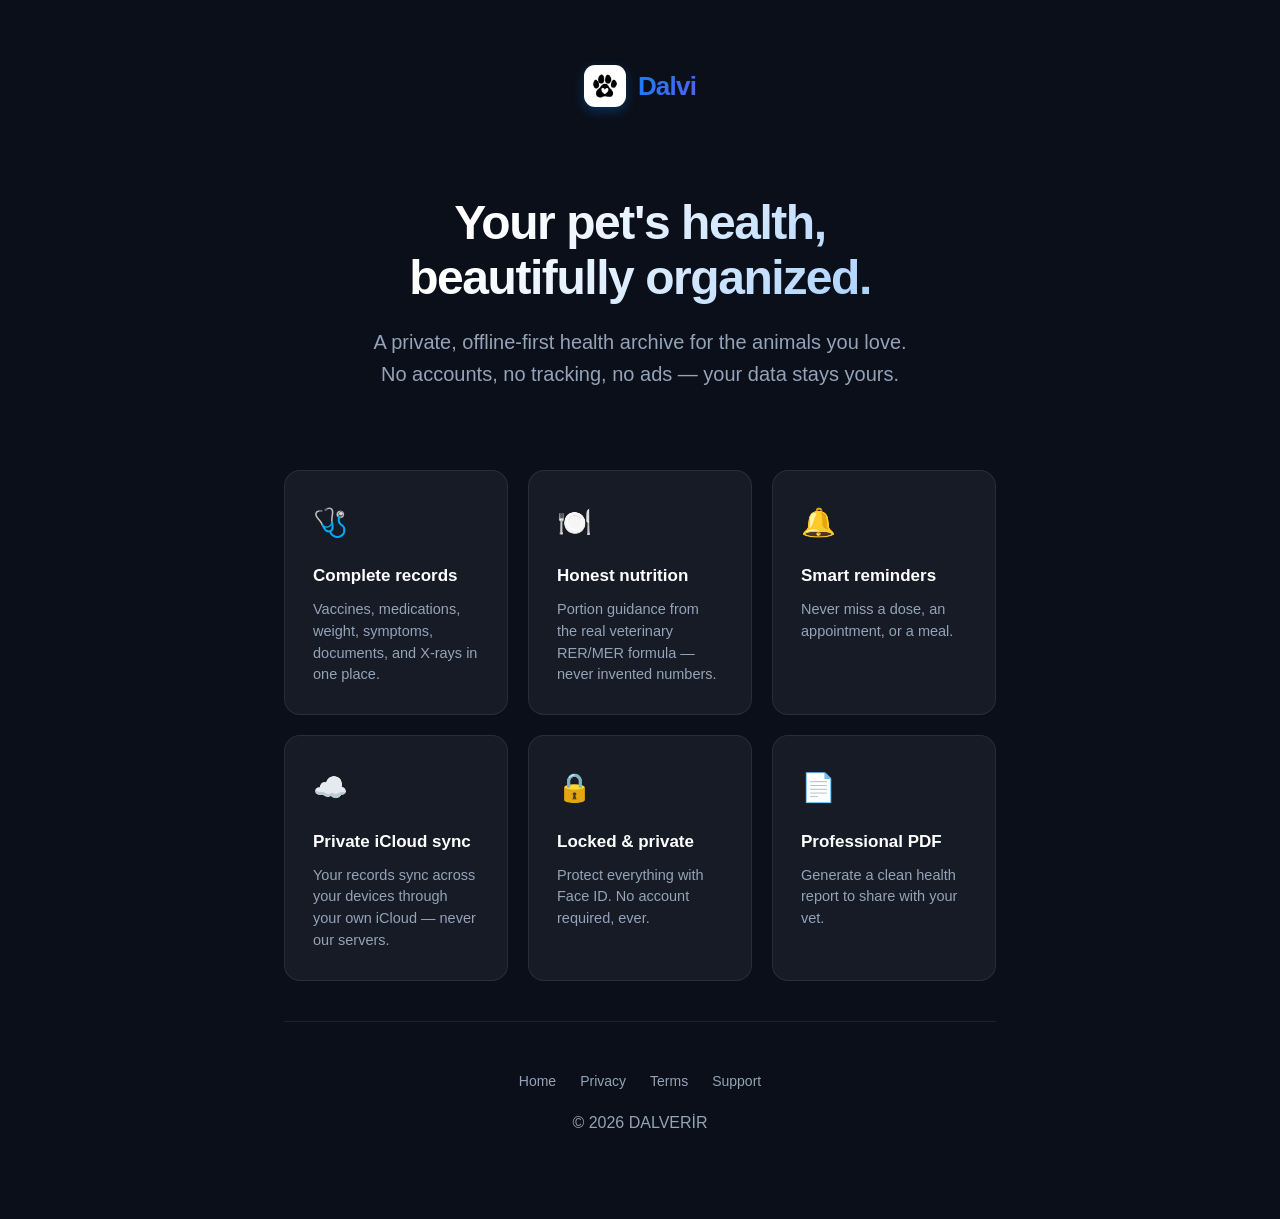
<file: index.html>
<!DOCTYPE html>
<html lang="en">
<head>
<meta charset="utf-8">
<meta name="viewport" content="width=device-width, initial-scale=1">
<title>Dalvi — Your pet's health, beautifully organized</title>
<link rel="stylesheet" href="style.css">
</head>
<body>
<div class="wrap">

<header>
  <a class="logo" href="index.html">
    <img src="logo.png" alt="Dalvi Logo" class="logo-mark" style="width: 42px; height: 42px; border-radius: 11px; object-fit: cover;">
    <span class="logo-name">Dalvi</span>
  </a>
</header>

<div class="hero">
  <h1>Your pet's health,<br>beautifully organized.</h1>
  <p class="tagline">A private, offline-first health archive for the animals you love. No accounts, no tracking, no ads — your data stays yours.</p>
</div>

<div class="features">
  <div class="feature">
    <span class="feature-icon">🩺</span>
    <h3>Complete records</h3>
    <p>Vaccines, medications, weight, symptoms, documents, and X-rays in one place.</p>
  </div>
  <div class="feature">
    <span class="feature-icon">🍽️</span>
    <h3>Honest nutrition</h3>
    <p>Portion guidance from the real veterinary RER/MER formula — never invented numbers.</p>
  </div>
  <div class="feature">
    <span class="feature-icon">🔔</span>
    <h3>Smart reminders</h3>
    <p>Never miss a dose, an appointment, or a meal.</p>
  </div>
  <div class="feature">
    <span class="feature-icon">☁️</span>
    <h3>Private iCloud sync</h3>
    <p>Your records sync across your devices through your own iCloud — never our servers.</p>
  </div>
  <div class="feature">
    <span class="feature-icon">🔒</span>
    <h3>Locked & private</h3>
    <p>Protect everything with Face ID. No account required, ever.</p>
  </div>
  <div class="feature">
    <span class="feature-icon">📄</span>
    <h3>Professional PDF</h3>
    <p>Generate a clean health report to share with your vet.</p>
  </div>
</div>

<footer>
  <nav>
    <a href="index.html">Home</a>
    <a href="privacy.html">Privacy</a>
    <a href="terms.html">Terms</a>
    <a href="support.html">Support</a>
  </nav>
  <p>© 2026 DALVERİR</p>
</footer>

</div>
</body>
</html>
</file>
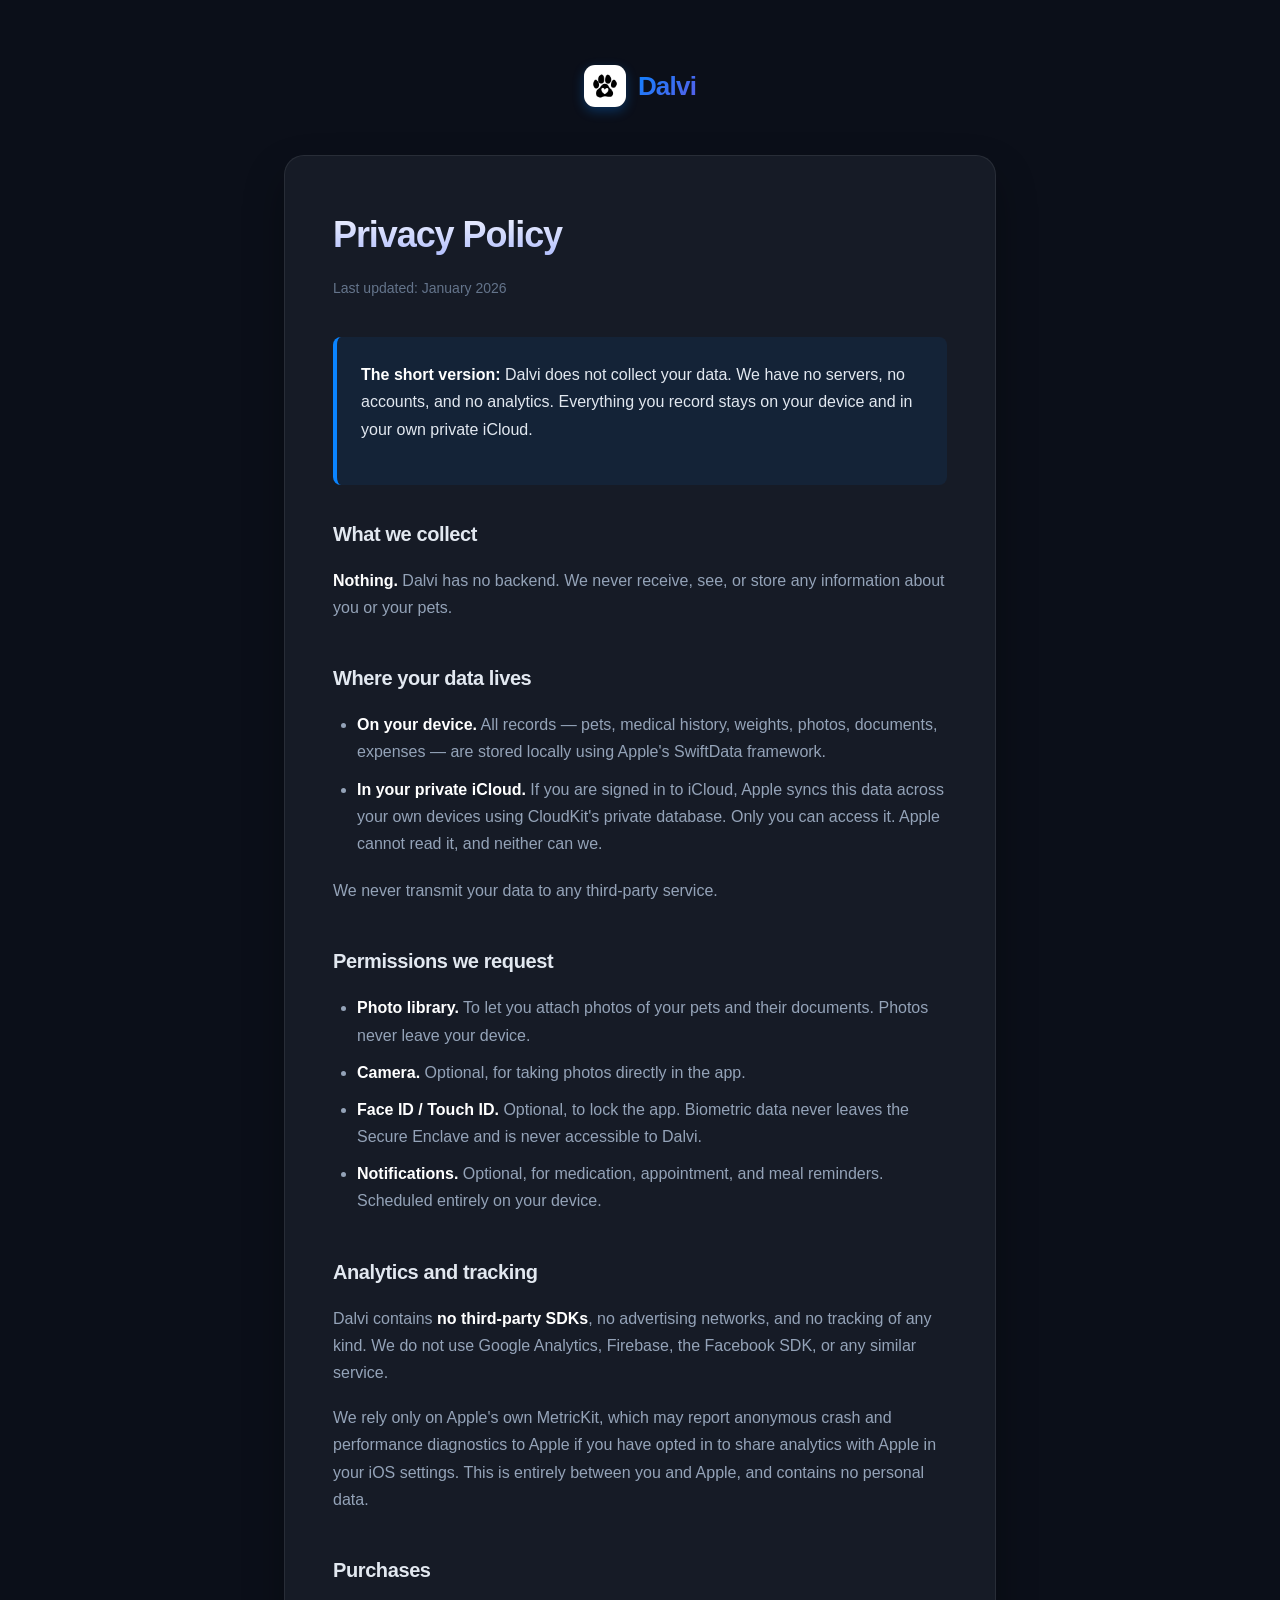
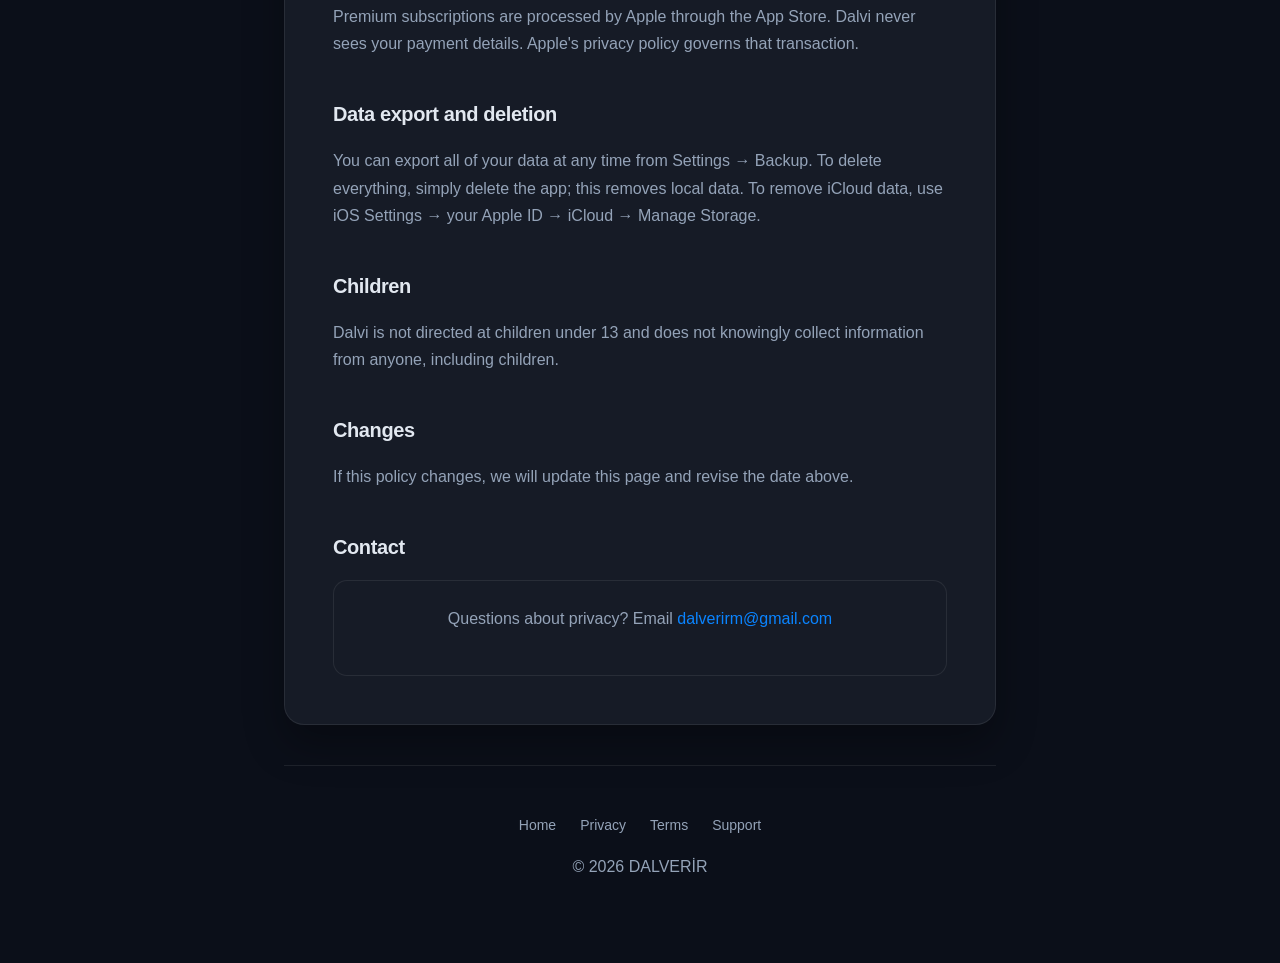
<file: privacy.html>
<!DOCTYPE html>
<html lang="en">
<head>
<meta charset="utf-8">
<meta name="viewport" content="width=device-width, initial-scale=1">
<title>Privacy Policy — Dalvi</title>
<link rel="stylesheet" href="style.css">
</head>
<body>
<div class="wrap">

<header>
  <a class="logo" href="index.html">
    <img src="logo.png" alt="Dalvi Logo" class="logo-mark" style="width: 42px; height: 42px; border-radius: 11px; object-fit: cover;">
    <span class="logo-name">Dalvi</span>
  </a>
</header>

<div class="card">
  <h1>Privacy Policy</h1>
  <p class="updated">Last updated: January 2026</p>

  <div class="highlight">
    <p><strong>The short version:</strong> Dalvi does not collect your data. We have no servers, no accounts, and no analytics. Everything you record stays on your device and in your own private iCloud.</p>
  </div>

  <h2>What we collect</h2>
  <p><strong>Nothing.</strong> Dalvi has no backend. We never receive, see, or store any information about you or your pets.</p>

  <h2>Where your data lives</h2>
  <ul>
    <li><strong>On your device.</strong> All records — pets, medical history, weights, photos, documents, expenses — are stored locally using Apple's SwiftData framework.</li>
    <li><strong>In your private iCloud.</strong> If you are signed in to iCloud, Apple syncs this data across your own devices using CloudKit's private database. Only you can access it. Apple cannot read it, and neither can we.</li>
  </ul>
  <p>We never transmit your data to any third-party service.</p>

  <h2>Permissions we request</h2>
  <ul>
    <li><strong>Photo library.</strong> To let you attach photos of your pets and their documents. Photos never leave your device.</li>
    <li><strong>Camera.</strong> Optional, for taking photos directly in the app.</li>
    <li><strong>Face ID / Touch ID.</strong> Optional, to lock the app. Biometric data never leaves the Secure Enclave and is never accessible to Dalvi.</li>
    <li><strong>Notifications.</strong> Optional, for medication, appointment, and meal reminders. Scheduled entirely on your device.</li>
  </ul>

  <h2>Analytics and tracking</h2>
  <p>Dalvi contains <strong>no third-party SDKs</strong>, no advertising networks, and no tracking of any kind. We do not use Google Analytics, Firebase, the Facebook SDK, or any similar service.</p>
  <p>We rely only on Apple's own MetricKit, which may report anonymous crash and performance diagnostics to Apple if you have opted in to share analytics with Apple in your iOS settings. This is entirely between you and Apple, and contains no personal data.</p>

  <h2>Purchases</h2>
  <p>Premium subscriptions are processed by Apple through the App Store. Dalvi never sees your payment details. Apple's privacy policy governs that transaction.</p>

  <h2>Data export and deletion</h2>
  <p>You can export all of your data at any time from Settings → Backup. To delete everything, simply delete the app; this removes local data. To remove iCloud data, use iOS Settings → your Apple ID → iCloud → Manage Storage.</p>

  <h2>Children</h2>
  <p>Dalvi is not directed at children under 13 and does not knowingly collect information from anyone, including children.</p>

  <h2>Changes</h2>
  <p>If this policy changes, we will update this page and revise the date above.</p>

  <h2>Contact</h2>
  <div class="contact">
    <p>Questions about privacy? Email <a href="mailto:dalverirm@gmail.com">dalverirm@gmail.com</a></p>
  </div>
</div>

<footer>
  <nav>
    <a href="index.html">Home</a>
    <a href="privacy.html">Privacy</a>
    <a href="terms.html">Terms</a>
    <a href="support.html">Support</a>
  </nav>
  <p>© 2026 DALVERİR</p>
</footer>

</div>
</body>
</html>
</file>
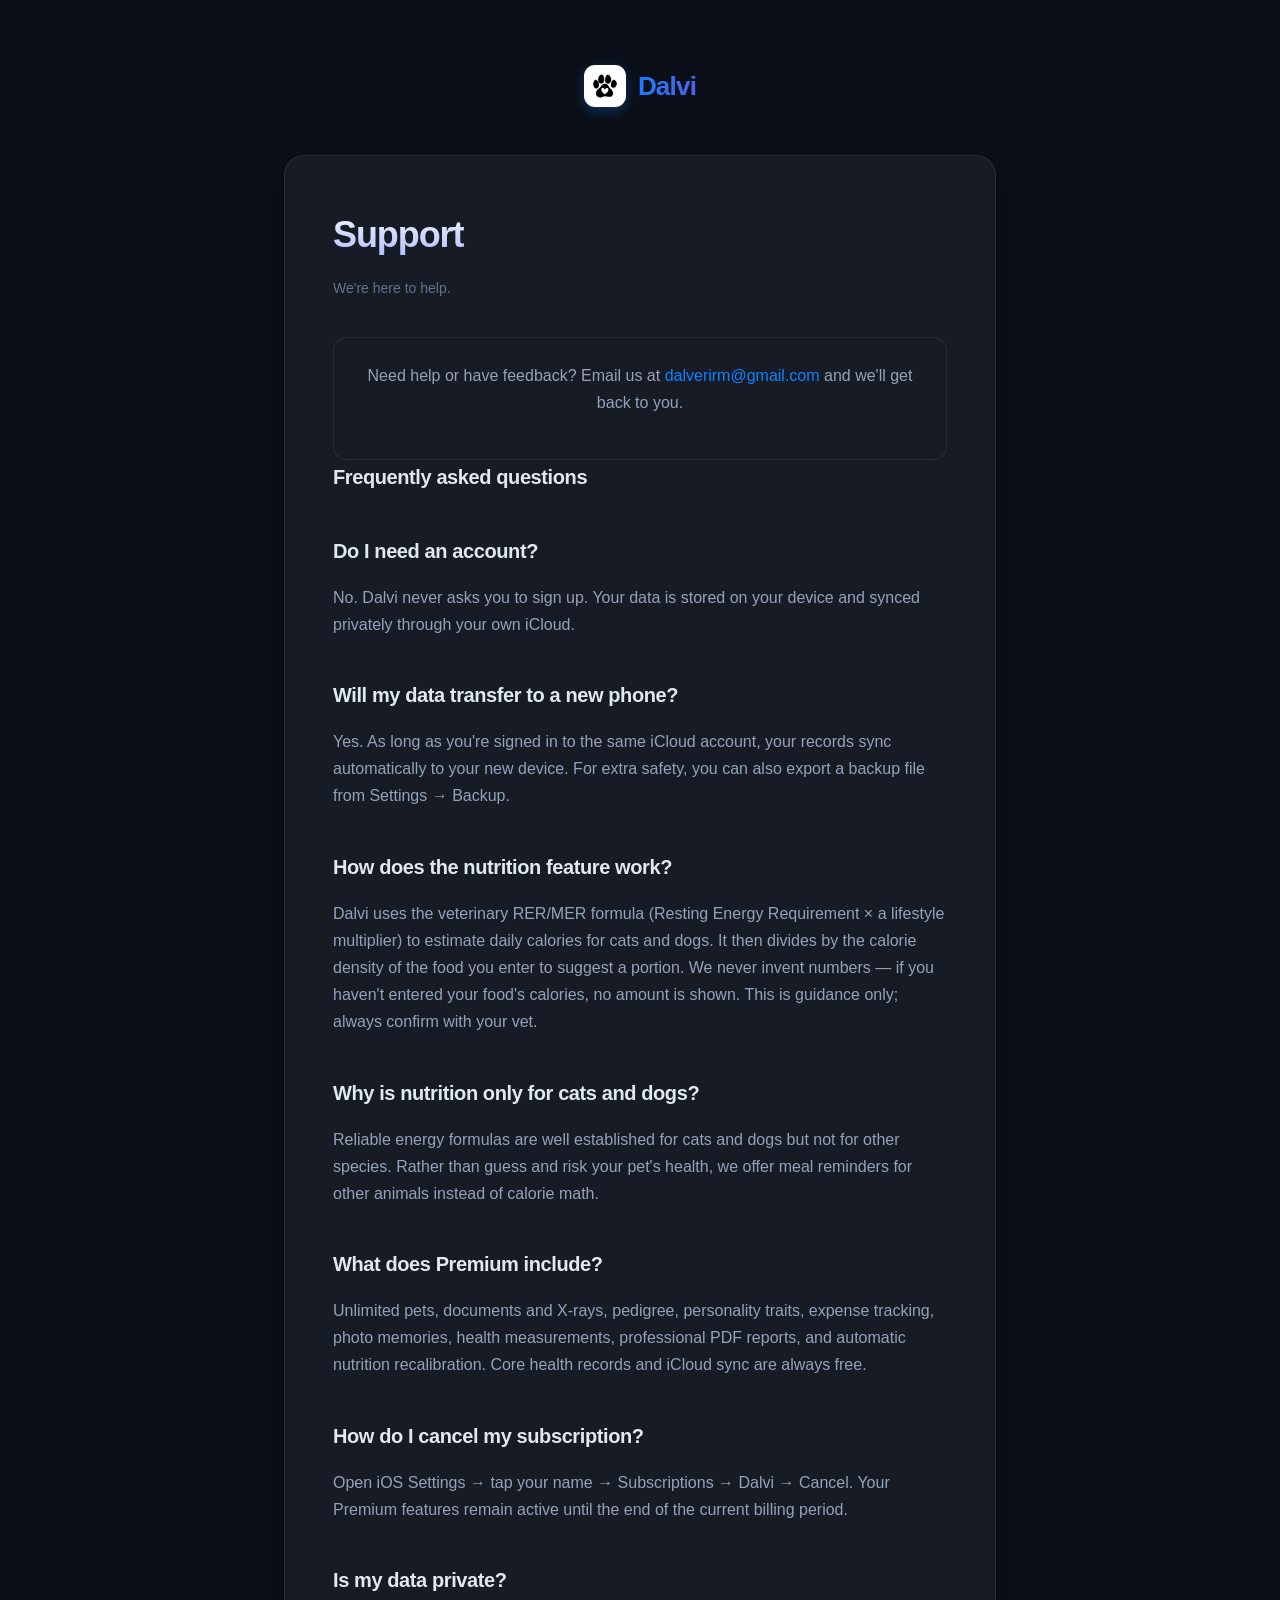
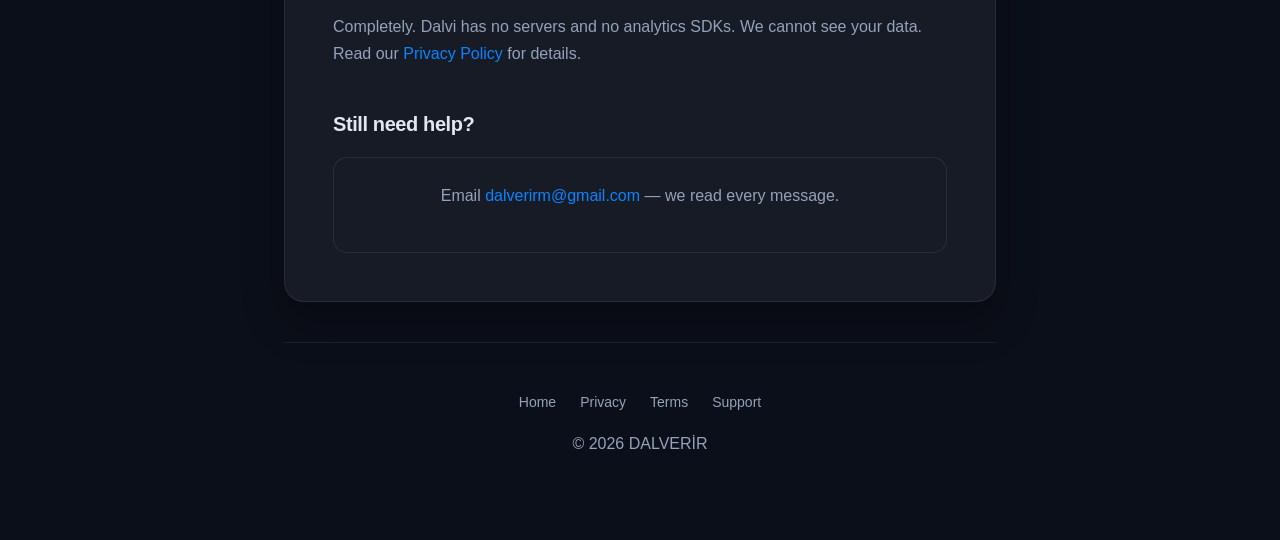
<file: support.html>
<!DOCTYPE html>
<html lang="en">
<head>
<meta charset="utf-8">
<meta name="viewport" content="width=device-width, initial-scale=1">
<title>Support — Dalvi</title>
<link rel="stylesheet" href="style.css">
</head>
<body>
<div class="wrap">

<header>
  <a class="logo" href="index.html">
    <img src="logo.png" alt="Dalvi Logo" class="logo-mark" style="width: 42px; height: 42px; border-radius: 11px; object-fit: cover;">
    <span class="logo-name">Dalvi</span>
  </a>
</header>

<div class="card">
  <h1>Support</h1>
  <p class="updated">We're here to help.</p>

  <div class="contact">
    <p>Need help or have feedback? Email us at <a href="mailto:dalverirm@gmail.com">dalverirm@gmail.com</a> and we'll get back to you.</p>
  </div>

  <h2>Frequently asked questions</h2>

  <h2>Do I need an account?</h2>
  <p>No. Dalvi never asks you to sign up. Your data is stored on your device and synced privately through your own iCloud.</p>

  <h2>Will my data transfer to a new phone?</h2>
  <p>Yes. As long as you're signed in to the same iCloud account, your records sync automatically to your new device. For extra safety, you can also export a backup file from Settings → Backup.</p>

  <h2>How does the nutrition feature work?</h2>
  <p>Dalvi uses the veterinary RER/MER formula (Resting Energy Requirement × a lifestyle multiplier) to estimate daily calories for cats and dogs. It then divides by the calorie density of the food you enter to suggest a portion. We never invent numbers — if you haven't entered your food's calories, no amount is shown. This is guidance only; always confirm with your vet.</p>

  <h2>Why is nutrition only for cats and dogs?</h2>
  <p>Reliable energy formulas are well established for cats and dogs but not for other species. Rather than guess and risk your pet's health, we offer meal reminders for other animals instead of calorie math.</p>

  <h2>What does Premium include?</h2>
  <p>Unlimited pets, documents and X-rays, pedigree, personality traits, expense tracking, photo memories, health measurements, professional PDF reports, and automatic nutrition recalibration. Core health records and iCloud sync are always free.</p>

  <h2>How do I cancel my subscription?</h2>
  <p>Open iOS Settings → tap your name → Subscriptions → Dalvi → Cancel. Your Premium features remain active until the end of the current billing period.</p>

  <h2>Is my data private?</h2>
  <p>Completely. Dalvi has no servers and no analytics SDKs. We cannot see your data. Read our <a href="privacy.html">Privacy Policy</a> for details.</p>

  <h2>Still need help?</h2>
  <div class="contact">
    <p>Email <a href="mailto:dalverirm@gmail.com">dalverirm@gmail.com</a> — we read every message.</p>
  </div>
</div>

<footer>
  <nav>
    <a href="index.html">Home</a>
    <a href="privacy.html">Privacy</a>
    <a href="terms.html">Terms</a>
    <a href="support.html">Support</a>
  </nav>
  <p>© 2026 DALVERİR</p>
</footer>

</div>
</body>
</html>
</file>
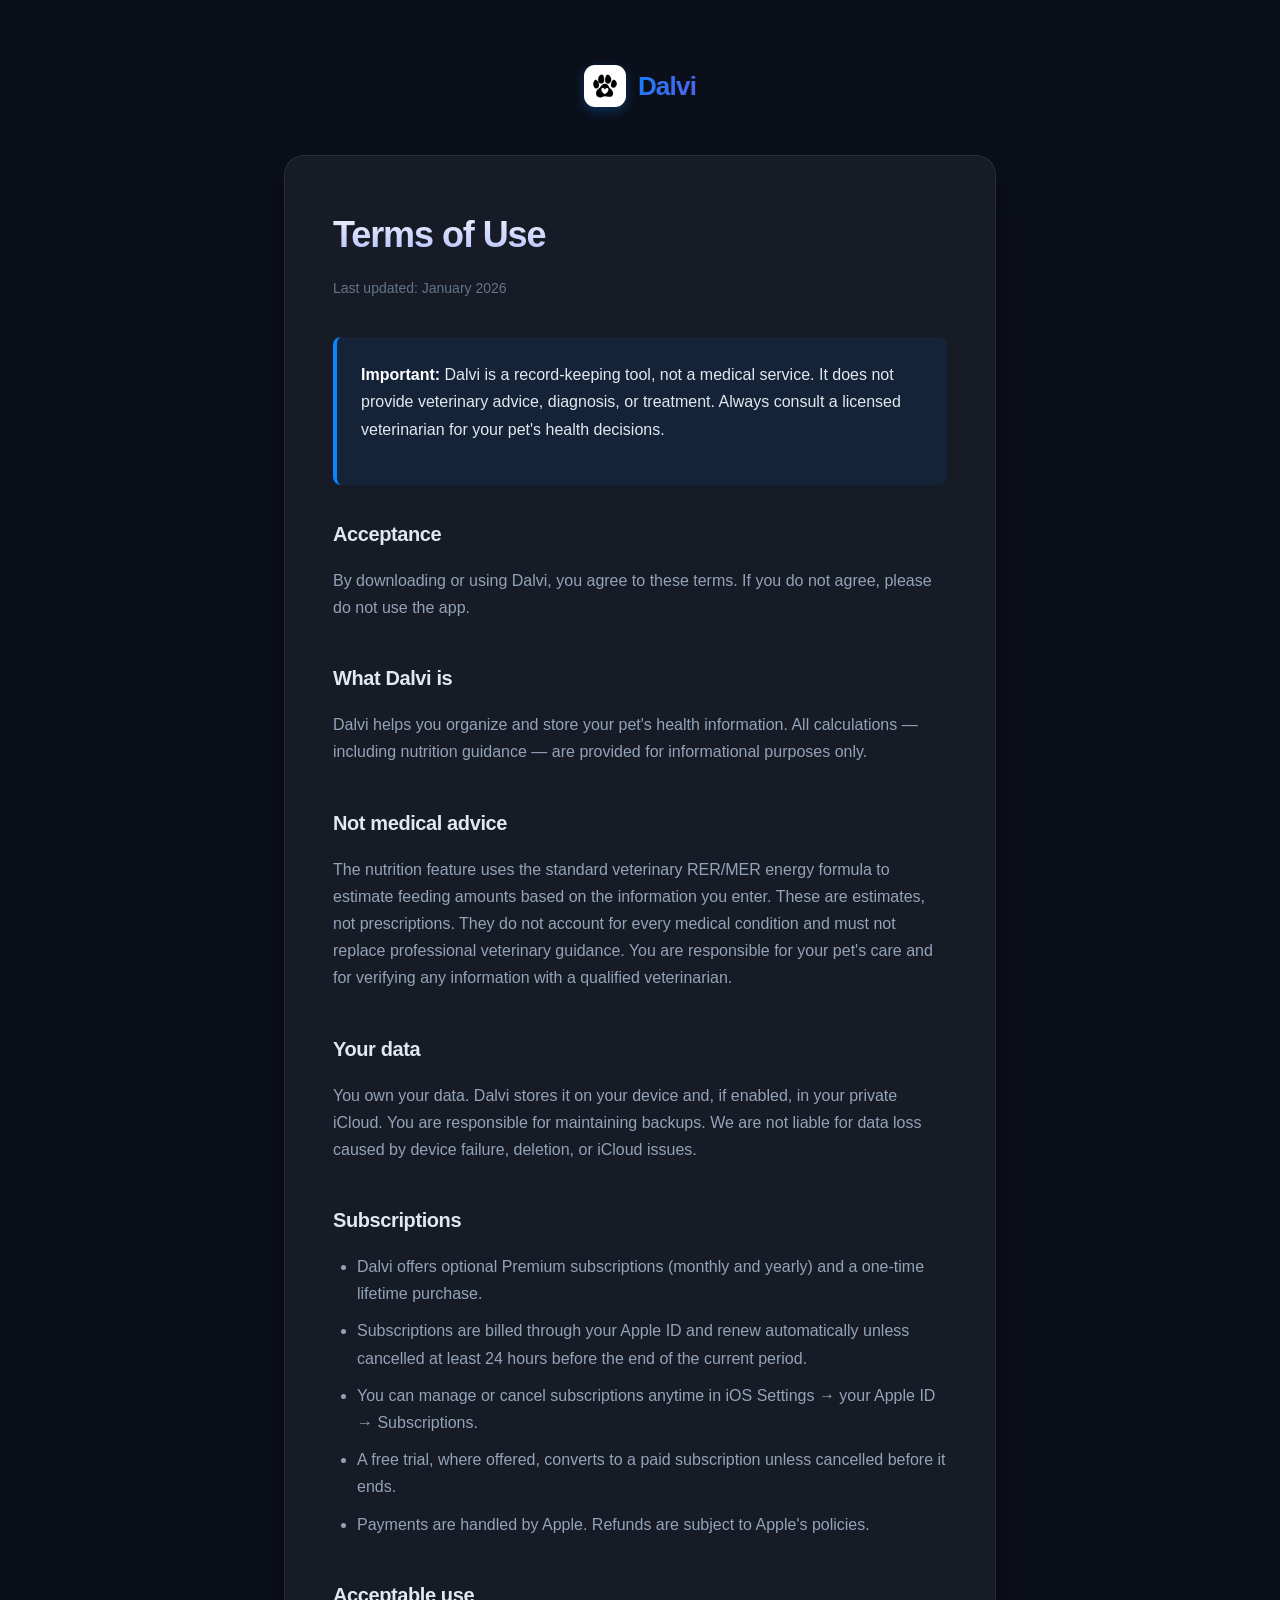
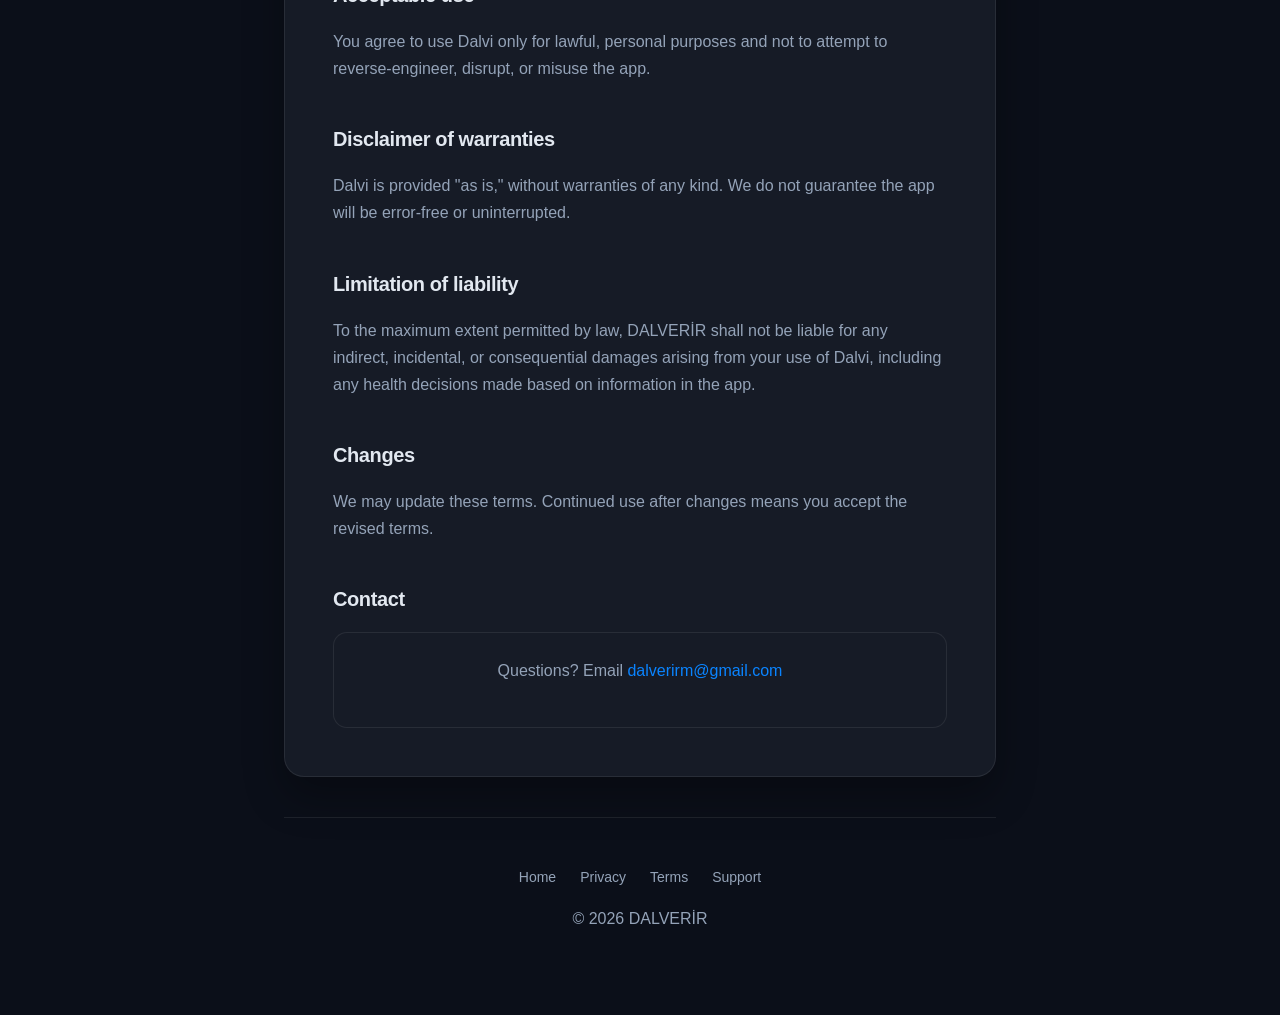
<file: terms.html>
<!DOCTYPE html>
<html lang="en">
<head>
<meta charset="utf-8">
<meta name="viewport" content="width=device-width, initial-scale=1">
<title>Terms of Use — Dalvi</title>
<link rel="stylesheet" href="style.css">
</head>
<body>
<div class="wrap">

<header>
  <a class="logo" href="index.html">
    <img src="logo.png" alt="Dalvi Logo" class="logo-mark" style="width: 42px; height: 42px; border-radius: 11px; object-fit: cover;">
    <span class="logo-name">Dalvi</span>
  </a>
</header>

<div class="card">
  <h1>Terms of Use</h1>
  <p class="updated">Last updated: January 2026</p>

  <div class="highlight">
    <p><strong>Important:</strong> Dalvi is a record-keeping tool, not a medical service. It does not provide veterinary advice, diagnosis, or treatment. Always consult a licensed veterinarian for your pet's health decisions.</p>
  </div>

  <h2>Acceptance</h2>
  <p>By downloading or using Dalvi, you agree to these terms. If you do not agree, please do not use the app.</p>

  <h2>What Dalvi is</h2>
  <p>Dalvi helps you organize and store your pet's health information. All calculations — including nutrition guidance — are provided for informational purposes only.</p>

  <h2>Not medical advice</h2>
  <p>The nutrition feature uses the standard veterinary RER/MER energy formula to estimate feeding amounts based on the information you enter. These are estimates, not prescriptions. They do not account for every medical condition and must not replace professional veterinary guidance. You are responsible for your pet's care and for verifying any information with a qualified veterinarian.</p>

  <h2>Your data</h2>
  <p>You own your data. Dalvi stores it on your device and, if enabled, in your private iCloud. You are responsible for maintaining backups. We are not liable for data loss caused by device failure, deletion, or iCloud issues.</p>

  <h2>Subscriptions</h2>
  <ul>
    <li>Dalvi offers optional Premium subscriptions (monthly and yearly) and a one-time lifetime purchase.</li>
    <li>Subscriptions are billed through your Apple ID and renew automatically unless cancelled at least 24 hours before the end of the current period.</li>
    <li>You can manage or cancel subscriptions anytime in iOS Settings → your Apple ID → Subscriptions.</li>
    <li>A free trial, where offered, converts to a paid subscription unless cancelled before it ends.</li>
    <li>Payments are handled by Apple. Refunds are subject to Apple's policies.</li>
  </ul>

  <h2>Acceptable use</h2>
  <p>You agree to use Dalvi only for lawful, personal purposes and not to attempt to reverse-engineer, disrupt, or misuse the app.</p>

  <h2>Disclaimer of warranties</h2>
  <p>Dalvi is provided "as is," without warranties of any kind. We do not guarantee the app will be error-free or uninterrupted.</p>

  <h2>Limitation of liability</h2>
  <p>To the maximum extent permitted by law, DALVERİR shall not be liable for any indirect, incidental, or consequential damages arising from your use of Dalvi, including any health decisions made based on information in the app.</p>

  <h2>Changes</h2>
  <p>We may update these terms. Continued use after changes means you accept the revised terms.</p>

  <h2>Contact</h2>
  <div class="contact">
    <p>Questions? Email <a href="mailto:dalverirm@gmail.com">dalverirm@gmail.com</a></p>
  </div>
</div>

<footer>
  <nav>
    <a href="index.html">Home</a>
    <a href="privacy.html">Privacy</a>
    <a href="terms.html">Terms</a>
    <a href="support.html">Support</a>
  </nav>
  <p>© 2026 DALVERİR</p>
</footer>

</div>
</body>
</html>
</file>
<file: style.css>
:root {
  --brand: #0A84FF;
  --brand-gradient: linear-gradient(135deg, #0A84FF 0%, #5E5CE6 100%);
  --bg: #0B0F19; /* Modern derin lacivert/siyah arka plan */
  --card: #161B26; /* Kartlar için koyu gri-lacivert tonu */
  --ink: #FFFFFF;
  --body: #94A3B8; /* Daha okunabilir soft gri yazı rengi */
  --muted: #64748B;
  --border: rgba(255, 255, 255, 0.08);
  --radius: 20px;
}

* {
  box-sizing: border-box;
  margin: 0;
  padding: 0;
}

body {
  font-family: -apple-system, BlinkMacSystemFont, "SF Pro Display", "Segoe UI", Roboto, sans-serif;
  background: var(--bg);
  color: var(--ink);
  line-height: 1.7;
  -webkit-font-smoothing: antialiased;
}

/* Sayfa Sarmalayıcı */
.wrap {
  max-width: 760px;
  margin: 0 auto;
  padding: 0 24px;
}

/* Header & Logo */
header {
  padding: 64px 0 40px;
  text-align: center;
}

.logo {
  display: inline-flex;
  align-items: center;
  gap: 12px;
  text-decoration: none;
  color: var(--ink);
  transition: transform 0.2s ease;
}

.logo:hover {
  transform: scale(1.03);
}

.logo-mark {
  border-radius: 12px;
  box-shadow: 0 4px 12px rgba(10, 132, 255, 0.3);
}

.logo-name {
  font-size: 26px;
  font-weight: 800;
  letter-spacing: -.03em;
  background: var(--brand-gradient);
  -webkit-background-clip: text;
  -webkit-text-fill-color: transparent;
}

/* Kart Yapısı (Privacy, Terms, Support Sayfaları İçin) */
.card {
  background: var(--card);
  border-radius: var(--radius);
  padding: 48px;
  margin-bottom: 32px;
  border: 1px solid var(--border);
  box-shadow: 0 20px 40px rgba(0, 0, 0, 0.3);
}

h1 {
  font-size: 36px;
  font-weight: 800;
  letter-spacing: -.03em;
  margin-bottom: 12px;
  background: linear-gradient(180deg, #FFFFFF 0%, #A5B4FC 100%);
  -webkit-background-clip: text;
  -webkit-text-fill-color: transparent;
}

.updated {
  color: var(--muted);
  font-size: 14px;
  margin-bottom: 36px;
  font-weight: 500;
}

h2 {
  font-size: 20px;
  font-weight: 700;
  margin: 40px 0 16px;
  letter-spacing: -.02em;
  color: #E2E8F0;
}

h2:first-of-type {
  margin-top: 0;
}

p {
  color: var(--body);
  margin-bottom: 18px;
  font-size: 16px;
}

ul {
  color: var(--body);
  margin: 0 0 20px 24px;
  font-size: 16px;
}

li {
  margin-bottom: 10px;
}

strong {
  color: #FFFFFF;
  font-weight: 600;
}

a {
  color: var(--brand);
  text-decoration: none;
  font-weight: 500;
  transition: color 0.2s ease;
}

a:hover {
  color: #60A5FA;
  text-decoration: underline;
}

/* Öne Çıkan Kutular (Highlight) */
.highlight {
  background: rgba(10, 132, 255, 0.08);
  border-left: 4px solid var(--brand);
  border-radius: 8px;
  padding: 24px;
  margin: 32px 0;
}

.highlight p {
  color: #E2E8F0;
}

/* Ana Sayfa Hero Alanı */
.hero {
  text-align: center;
  padding: 40px 0 24px;
}

.hero h1 {
  font-size: 48px;
  line-height: 1.15;
  margin-bottom: 20px;
  background: linear-gradient(135deg, #FFFFFF 30%, #93C5FD 100%);
  -webkit-background-clip: text;
  -webkit-text-fill-color: transparent;
}

.tagline {
  font-size: 20px;
  color: var(--body);
  max-width: 560px;
  margin: 0 auto 40px;
  line-height: 1.6;
}

/* Özellikler Grid Yapısı (Features) */
.features {
  display: grid;
  grid-template-columns: repeat(auto-fit, minmax(220px, 1fr));
  gap: 20px;
  margin-top: 16px;
}

.feature {
  background: var(--card);
  border: 1px solid var(--border);
  border-radius: 16px;
  padding: 28px;
  text-align: left;
  transition: all 0.3s cubic-bezier(0.16, 1, 0.3, 1);
}

.feature:hover {
  transform: translateY(-5px);
  border-color: rgba(10, 132, 255, 0.3);
  box-shadow: 0 12px 30px rgba(10, 132, 255, 0.1);
}

.feature-icon {
  font-size: 28px;
  margin-bottom: 16px;
  display: inline-block;
}

.feature h3 {
  font-size: 17px;
  font-weight: 700;
  margin-bottom: 8px;
  color: #FFFFFF;
}

.feature p {
  font-size: 14.5px;
  margin: 0;
  color: var(--body);
  line-height: 1.5;
}

/* İletişim Kutusu */
.contact {
  background: var(--card);
  border: 1px solid var(--border);
  border-radius: 14px;
  padding: 24px;
  margin-top: 16px;
  text-align: center;
}

/* Footer Alanı */
footer {
  text-align: center;
  padding: 48px 0 64px;
  color: var(--muted);
  font-size: 14px;
  border-top: 1px solid var(--border);
  margin-top: 40px;
}

footer nav {
  margin-bottom: 16px;
  display: flex;
  gap: 24px;
  justify-content: center;
  flex-wrap: wrap;
}

footer nav a {
  color: var(--body);
  font-weight: 400;
}

footer nav a:hover {
  color: #FFFFFF;
}

/* Mobil Uyum */
@media (max-width: 600px) {
  .card {
    padding: 32px 20px;
  }
  h1 {
    font-size: 30px;
  }
  .hero h1 {
    font-size: 36px;
  }
  .tagline {
    font-size: 18px;
  }
}
</file>
